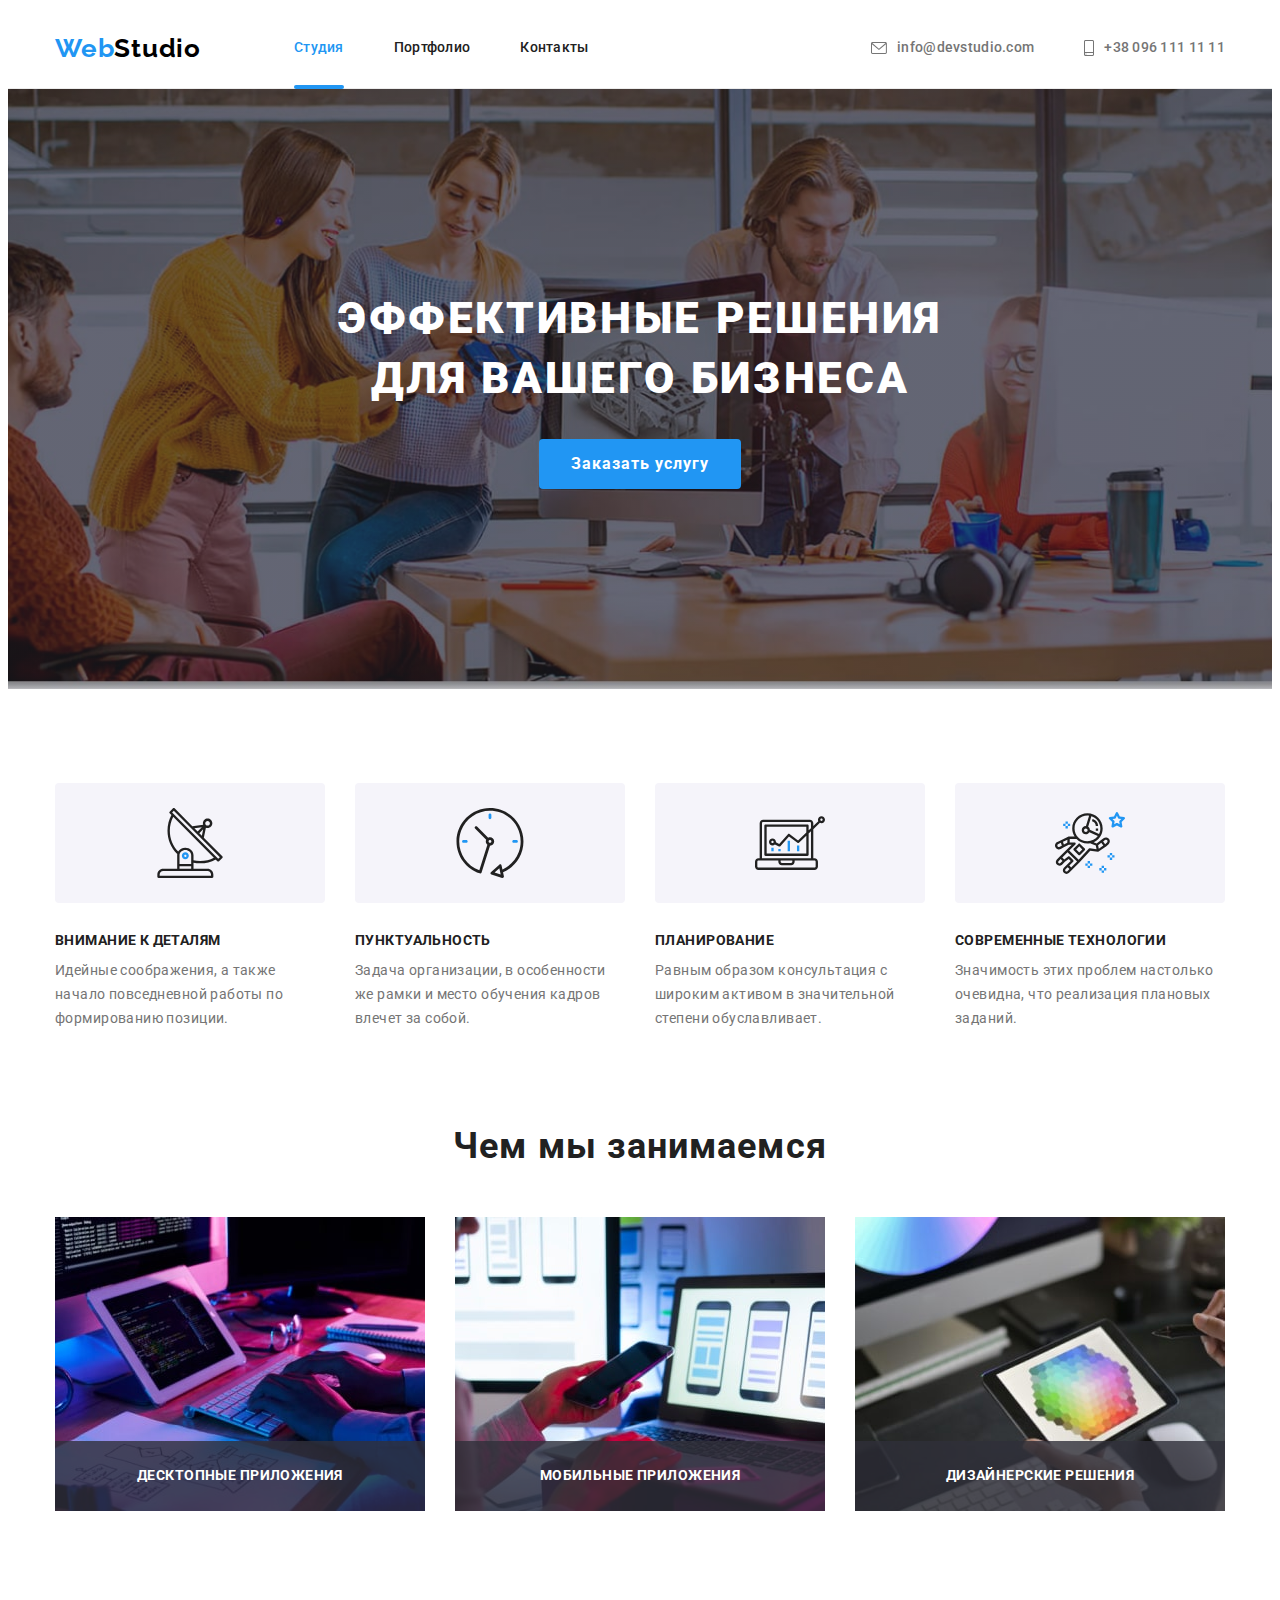
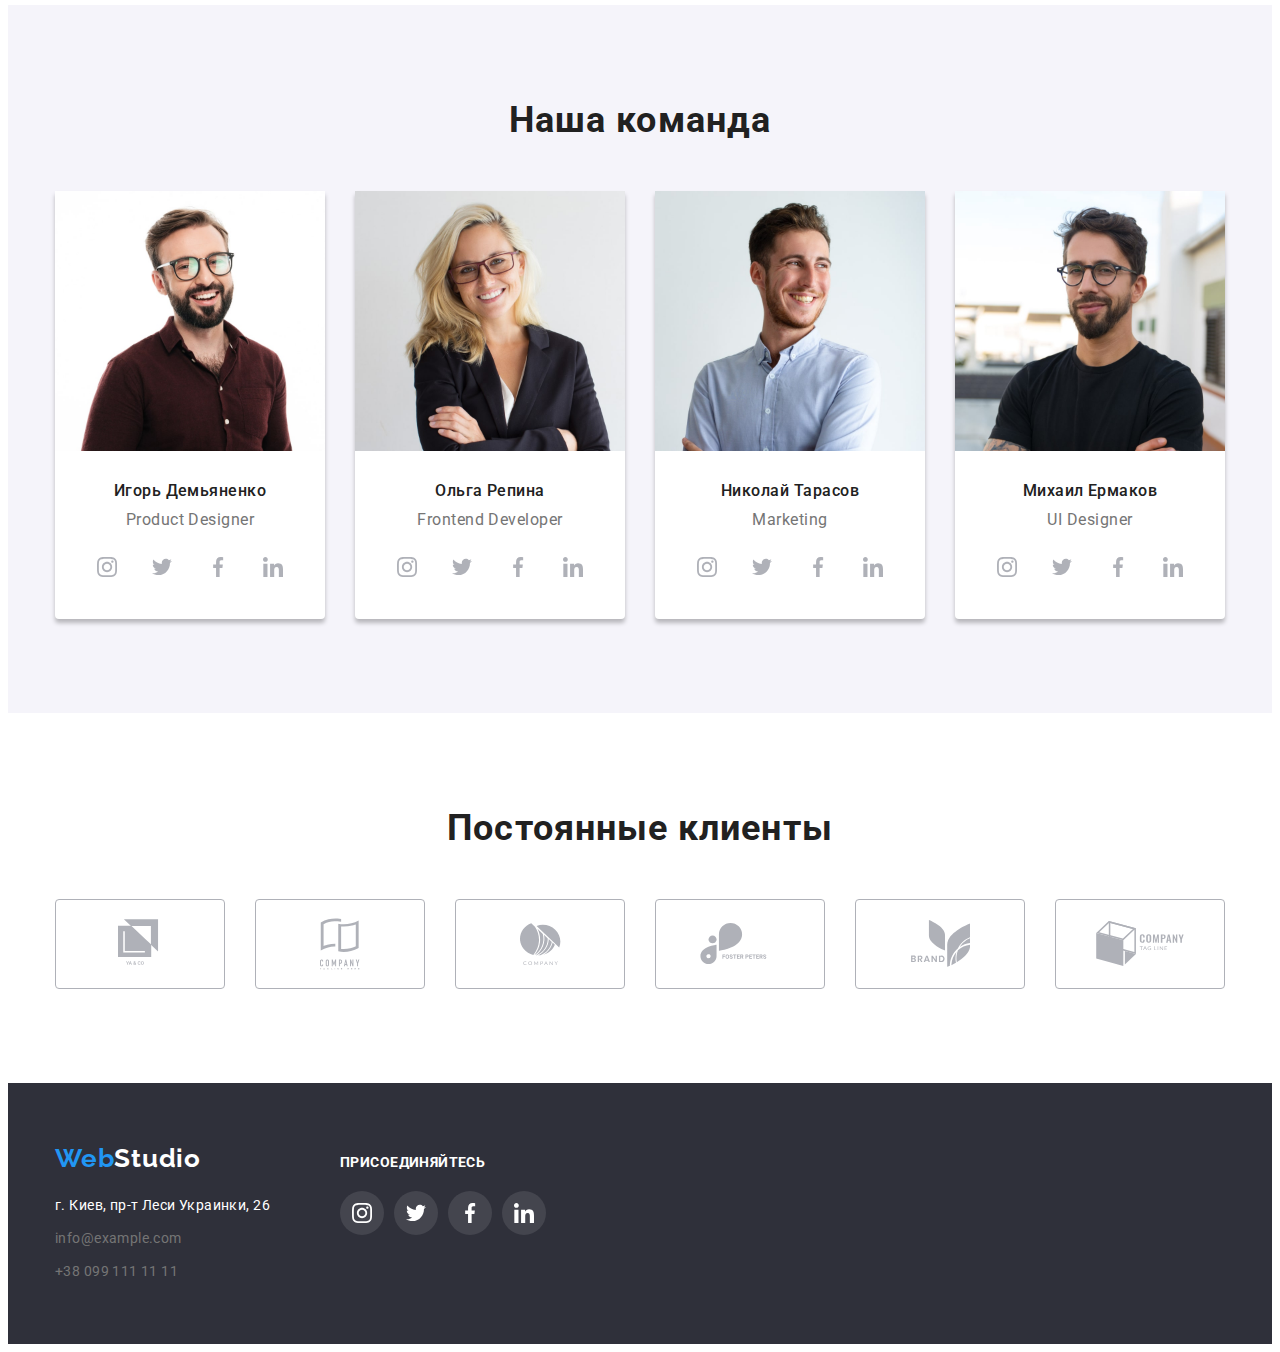
<file: index.html>
<!DOCTYPE html>
<html lang="ru">
    
<head>
    <meta charset="UTF-8">
    <meta name="viewport" content="width=device-width, initial-scale=1.0">
    <title>Студия</title>
    <link rel="preconnect" href="https://fonts.gstatic.com">
    <link href="https://fonts.googleapis.com/css2?family=Raleway:wght@700&family=Roboto:wght@400;500;700;900&display=swap"
        rel="stylesheet">
    <link rel="stylesheet" href="https://cdnjs.cloudflare.com/ajax/libs/modern-normalize/1.0.0/modern-normalize.min.css"
        integrity="sha512-ISS7cAi1PEhQ8jnbJpJZMd29NlhNj4AWYyLOSp2CE/CsHxTCu+r+t0D2yoJudVrd0/8fTVPUVDzY5Tvli75u/g=="
        crossorigin="anonymous" />
    <link rel="preconnect" href="https://fonts.gstatic.com">
    <link rel="stylesheet" href="./css/styles.css">
</head>
<body>
    <!-- Шапка сайта -->
<header class="page-header">
    <div class="container">
            <nav class="menu">
                <a  href="./index.html"><span class="logo">Web</span><span class="logo-dark">Studio</span></a>
                <ul class="site-nav">
                    <li class="item"> 
                        <a href="" class="current">Студия</a>
                    </li>
                    <li class="item"> 
                        <a href="./portfolio.html">Портфолио</a>
                    </li>
                    <li class="item"> 
                        <a href="">Контакты</a>
                    </li>
                </ul>
            </nav>
            <ul class="header-contacts">
                <li class="item">
                                <a href="mailto:info@devstudio.com" class="info">
                                    <svg width="16" height="12">
                                        <use href="./images/sprite.svg#icon-mail"></use>
                                    </svg>
                                    info@devstudio.com
                                </a>
                </li>
                <li class="item">
                                <a href="tel:+380961111111" class="info">
                                <svg width="10" height="16">
                                    <use href="./images/sprite.svg#icon-tel"></use>
                                </svg>
                                +38 096 111 11 11
                                </a>
                </li>
            </ul>
    </div>
</header>
   
    <!-- Основная часть -->
<main>
        <section class="hero">
            <div class="top">
                <h1 class="hero-title">Эффективные решения для вашего бизнеса</h1>
                <button type="button" class="button" data-modal-open>Заказать услугу</button>
            </div>
            <div class="backdrop is-hidden" data-modal>
                <div class="modal">
                <button type="button" class="close" data-modal-close>
                    <svg width="18" height="18">
                            <use href="./images/sprite.svg#icon-close" ></use>
                        </svg>
                </button>
                </div>
            </div>
        </section>   

        <section class="section">
            <div class="container">
            <h2 class="section-title visually-hidden">Oсобенности</h2>
                <ul class="feature-list">
                    <li class="item">
                        <div class="feature-icon">
                        <svg width="70" height="70">
                            <use href="./images/sprite.svg#icon-antenna" ></use>
                        </svg>
                        </div>
                        <h3 class="title">Внимание к деталям</h3>
                        <p class="text" >Идейные соображения, а также начало повседневной работы по формированию позиции.</p>
                    </li>
                    <li class="item">
                        <div class="feature-icon">
                        <svg width="70" height="70">
                            <use href="./images/sprite.svg#icon-clock"></use>
                        </svg>
                        </div>
                        <h3 class="title">Пунктуальность</h3>
                        <p class="text">Задача организации, в особенности же рамки и место обучения кадров влечет за собой.</p>
                    </li>
                    <li class="item">
                        <div class="feature-icon">
                        <svg width="70" height="70">
                            <use href="./images/sprite.svg#icon-diagram"></use>
                        </svg>
                        </div>
                        <h3 class="title">Планирование</h3>
                        <p class="text">Равным образом консультация с широким активом в значительной степени обуславливает.</p>
                    </li>
                    <li class="item">
                        <div class="feature-icon">
                        <svg width="70" height="70">
                            <use href="./images/sprite.svg#icon-astronaut"></use>
                        </svg>
                        </div>
                        <h3 class="title">Современные технологии</h3>
                        <p class="text">Значимость этих проблем настолько очевидна, что реализация плановых заданий.</p>
                    </li>
                </ul>
            </div>
        </section>

        <section class="section no-padding">
            <div class="container">
                <h2 class="section-title">Чем мы занимаемся</h2>
                <ul class="works">
                    <li class="item"> 
                        <img src="./images/box1.jpg" alt="1" width="370">
                        <div class="thumb">
                            <h3 class="works-title">десктопные приложения</h3>
                        </div>
                    </li>
                    <li class="item"> 
                        <img src="./images/box2.jpg" alt="2" width="370">
                        <div class="thumb">
                           <h3 class="works-title">мобильные приложения</h3> 
                        </div>
                    </li> 
                    <li class="item"> 
                        <img src="./images/box3.jpg" alt="3" width="370">
                        <div class="thumb">
                        <h3 class="works-title">дизайнерские решения</h3>
                        </div>
                    </li>
                </ul>
            </div>
        </section>
        
        <section class="section team">
            <div class="container">
                <h2 class="section-title">Наша команда</h2>
                <ul class="staff">
                    <li class="list"><img src="./images/team-card-1.jpg" alt="Product Designer" width="270" class="card">
                        <div class="position">
                                <h3 class="team-member">Игорь Демьяненко</h3>
                                <p class="profession-title">Product Designer</p>
                            <ul>
                                <li class="social"> 
                                    <a href="#" class="social-link" aria-label="инстаграм">
                                        <svg width="20" height="20">
                                            <use href="./images/sprite.svg#icon-instagram"></use>
                                        </svg>
                                    </a>
                                </li>
                                <li class="social">
                                    <a href="#" class="social-link" aria-label="твиттер">
                                        <svg width="20" height="20">
                                            <use href="./images/sprite.svg#icon-twitter"></use>
                                        </svg>
                                    </a>
                                </li>
                                <li class="social">
                                    <a href="#" class="social-link" aria-label="фейсбук">
                                        <svg width="20" height="20">
                                            <use href="./images/sprite.svg#icon-facebook"></use>
                                        </svg>
                                    </a>
                                </li>
                                <li class="social">
                                    <a href="#" class="social-link" aria-label="линкдин">
                                        <svg class width="20" height="20">
                                            <use href="./images/sprite.svg#icon-linkedin"></use>
                                        </svg>
                                    </a>
                                </li>
                            </ul>
                        </div>
                    </li>
                    <li class="list"><img src="./images/team-card-2.jpg" alt="Frontend Developer" width="270" class="card">
                        <div class="position">
                                <h3 class="team-member">Ольга Репина</h3>
                                <p class="profession-title">Frontend Developer</p>
                                <ul class="networks">
                                    <li class="social">
                                        <a href="#" class="social-link" aria-label="инстаграм">
                                            <svg width="20" height="20">
                                                <use href="./images/sprite.svg#icon-instagram"></use>
                                            </svg>
                                        </a>
                                    </li>
                                    <li class="social">
                                        <a href="#" class="social-link" aria-label="твиттер">
                                            <svg width="20" height="20">
                                                <use href="./images/sprite.svg#icon-twitter"></use>
                                            </svg>
                                        </a>
                                    </li>
                                    <li class="social">
                                        <a href="#" class="social-link" aria-label="фейсбук">
                                            <svg width="20" height="20">
                                                <use href="./images/sprite.svg#icon-facebook"></use>
                                            </svg>
                                        </a>
                                    </li>
                                    <li class="social">
                                        <a href="#" class="social-link" aria-label="линкдин">
                                            <svg class width="20" height="20">
                                                <use href="./images/sprite.svg#icon-linkedin"></use>
                                            </svg>
                                        </a>
                                    </li>
                                </ul>
                        </div>
                    </li>
                    <li class="list"><img src="./images/team-card-3.jpg" alt="Marketing" width="270" class="card">
                        <div class="position">
                                <h3 class="team-member">Николай Тарасов</h3> 
                                <p class="profession-title">Marketing</p>
                                <ul class="networks">
                                    <li class="social">
                                        <a href="#" class="social-link" aria-label="инстаграм">
                                            <svg width="20" height="20">
                                                <use href="./images/sprite.svg#icon-instagram"></use>
                                            </svg>
                                        </a>
                                    </li>
                                    <li class="social">
                                        <a href="#" class="social-link" aria-label="твиттер">
                                            <svg width="20" height="20">
                                                <use href="./images/sprite.svg#icon-twitter"></use>
                                            </svg>
                                        </a>
                                    </li>
                                    <li class="social">
                                        <a href="#" class="social-link" aria-label="фейсбук">
                                            <svg width="20" height="20">
                                                <use href="./images/sprite.svg#icon-facebook"></use>
                                            </svg>
                                        </a>
                                    </li>
                                    <li class="social">
                                        <a href="#" class="social-link" aria-label="линкдин">
                                            <svg class width="20" height="20">
                                                <use href="./images/sprite.svg#icon-linkedin"></use>
                                            </svg>
                                        </a>
                                    </li>
                                </ul>
                        </div>
                    </li>
                    <li class="list"><img src="./images/team-card-4.jpg" alt="UI Designer" width="270" class="card">
                        <div class="position">
                               <h3 class="team-member">Михаил Ермаков</h3>
                               <p class="profession-title">UI Designer</p>  
                            <ul class="networks">
                                <li class="social">
                                    <a href="#" class="social-link"  aria-label="инстаграм">
                                    <svg width="20" height="20">
                                        <use href="./images/sprite.svg#icon-instagram"></use>
                                    </svg>
                                    </a>
                                </li>
                                <li class="social">
                                    <a href="#" class="social-link" aria-label="твиттер">
                                    <svg width="20" height="20">
                                        <use href="./images/sprite.svg#icon-twitter"></use>
                                    </svg>
                                    </a>
                                </li>
                                <li class="social">
                                    <a href="#" class="social-link" aria-label="фейсбук">
                                    <svg width="20" height="20">
                                        <use href="./images/sprite.svg#icon-facebook"></use>
                                    </svg>
                                    </a>
                                </li>
                                <li class="social">
                                    <a href="#" class="social-link" aria-label="линкдин">
                                    <svg class width="20" height="20">
                                        <use href="./images/sprite.svg#icon-linkedin"></use>
                                    </svg>
                                    </a>
                                </li>
                            </ul>
                        </div>
                    </li>
                 </ul>
            </div>
        </section>

        <section class="section">
            <div class="container">
                <h2 class="section-title">Постоянные клиенты</h2>
                <ul class="clients-list">
                    <li class="clients">
                        <a href="#" class="logotype"  aria-label="client1">
                        <svg class="" width=44.27 height=49.23>
                            <use href="./images/sprite.svg#icon-logo-1"></use>
                        </svg>
                        </a>
                    </li>
                    <li class="clients">
                        <a href="#" class="logotype"  aria-label="client2">
                        <svg width=40 height=52>
                            <use href="./images/sprite.svg#icon-logo-2"></use>
                        </svg>
                        </a>
                    </li>
                    <li class="clients">
                        <a href="#" class="logotype"  aria-label="client3">
                        <svg width=41 height=42.6>
                            <use href="./images/sprite.svg#icon-logo-3"></use>
                        </svg>
                        </a>
                    </li>
                    <li class="clients">
                        <a href="#" class="logotype"  aria-label="client4">
                        <svg width=79.66 height=42.02>
                            <use href="./images/sprite.svg#icon-logo-4"></use>
                        </svg>
                        </a>
                    </li>
                    <li class="clients">
                        <a href="#" class="logotype"  aria-label="client5">
                        <svg width=59 height=47>
                            <use href="./images/sprite.svg#icon-logo-5"></use>
                        </svg>
                        </a>
                    </li>
                    <li class="clients">
                        <a href="#" class="logotype"  aria-label="client6">
                        <svg width=88.48 height=45.44>
                            <use href="./images/sprite.svg#icon-logo-6"></use>
                        </svg>
                        </a>
                    </li>
                </ul>
            </div>
        </section>
</main>
<!-- Подвал страницы -->
<footer class="footer">
    <div class="container">
        <div class="footer-left">
           <a href="./index.html"><span class="logo">Web</span><span class="logo-white">Studio</span></a>
           <address class="footer-address">г. Киев, пр-т Леси Украинки, 26</address>
           <ul class="footer-contacts"> 
               <li class="item"><a href="mailto:info@example.com">info@example.com</a></li>
               <li class="item"><a href="tel:+380991111111">+38 099 111 11 11</a></li>
           </ul>
        </div>
        
        <div class="footer-right">
            <section>
                    <h2 class="join-title">присоединяйтесь</h2>
                    <ul class="join">
                        <li class="social">
                            <a href="#" class="social-link" aria-label="инстаграм">
                                <svg width="20" height="20">
                                    <use href="./images/sprite.svg#icon-instagram" class="icon"></use>
                                </svg>
                            </a>
                        </li>
                        <li class="social">
                            <a href="#" class="social-link" aria-label="твиттер">
                                <svg width="20" height="20">
                                    <use href="./images/sprite.svg#icon-twitter" class="icon"></use>
                                </svg>
                            </a>
                        </li>
                        <li class="social">
                            <a href="#" class="social-link" aria-label="фейсбук">
                                <svg width="20" height="20">
                                    <use href="./images/sprite.svg#icon-facebook" class="icon"></use>
                                </svg>
                            </a>
                        </li>
                        <li class="social">
                            <a href="#" class="social-link" aria-label="линкдИн">
                                <svg class width="20" height="20">
                                    <use href="./images/sprite.svg#icon-linkedin" class="icon"></use>
                                </svg>
                            </a>
                        </li>
                    </ul>
            </section>
        </div>
    </div>
</footer>
<script src="./modal.js"></script>
</body>
</html>
</file>
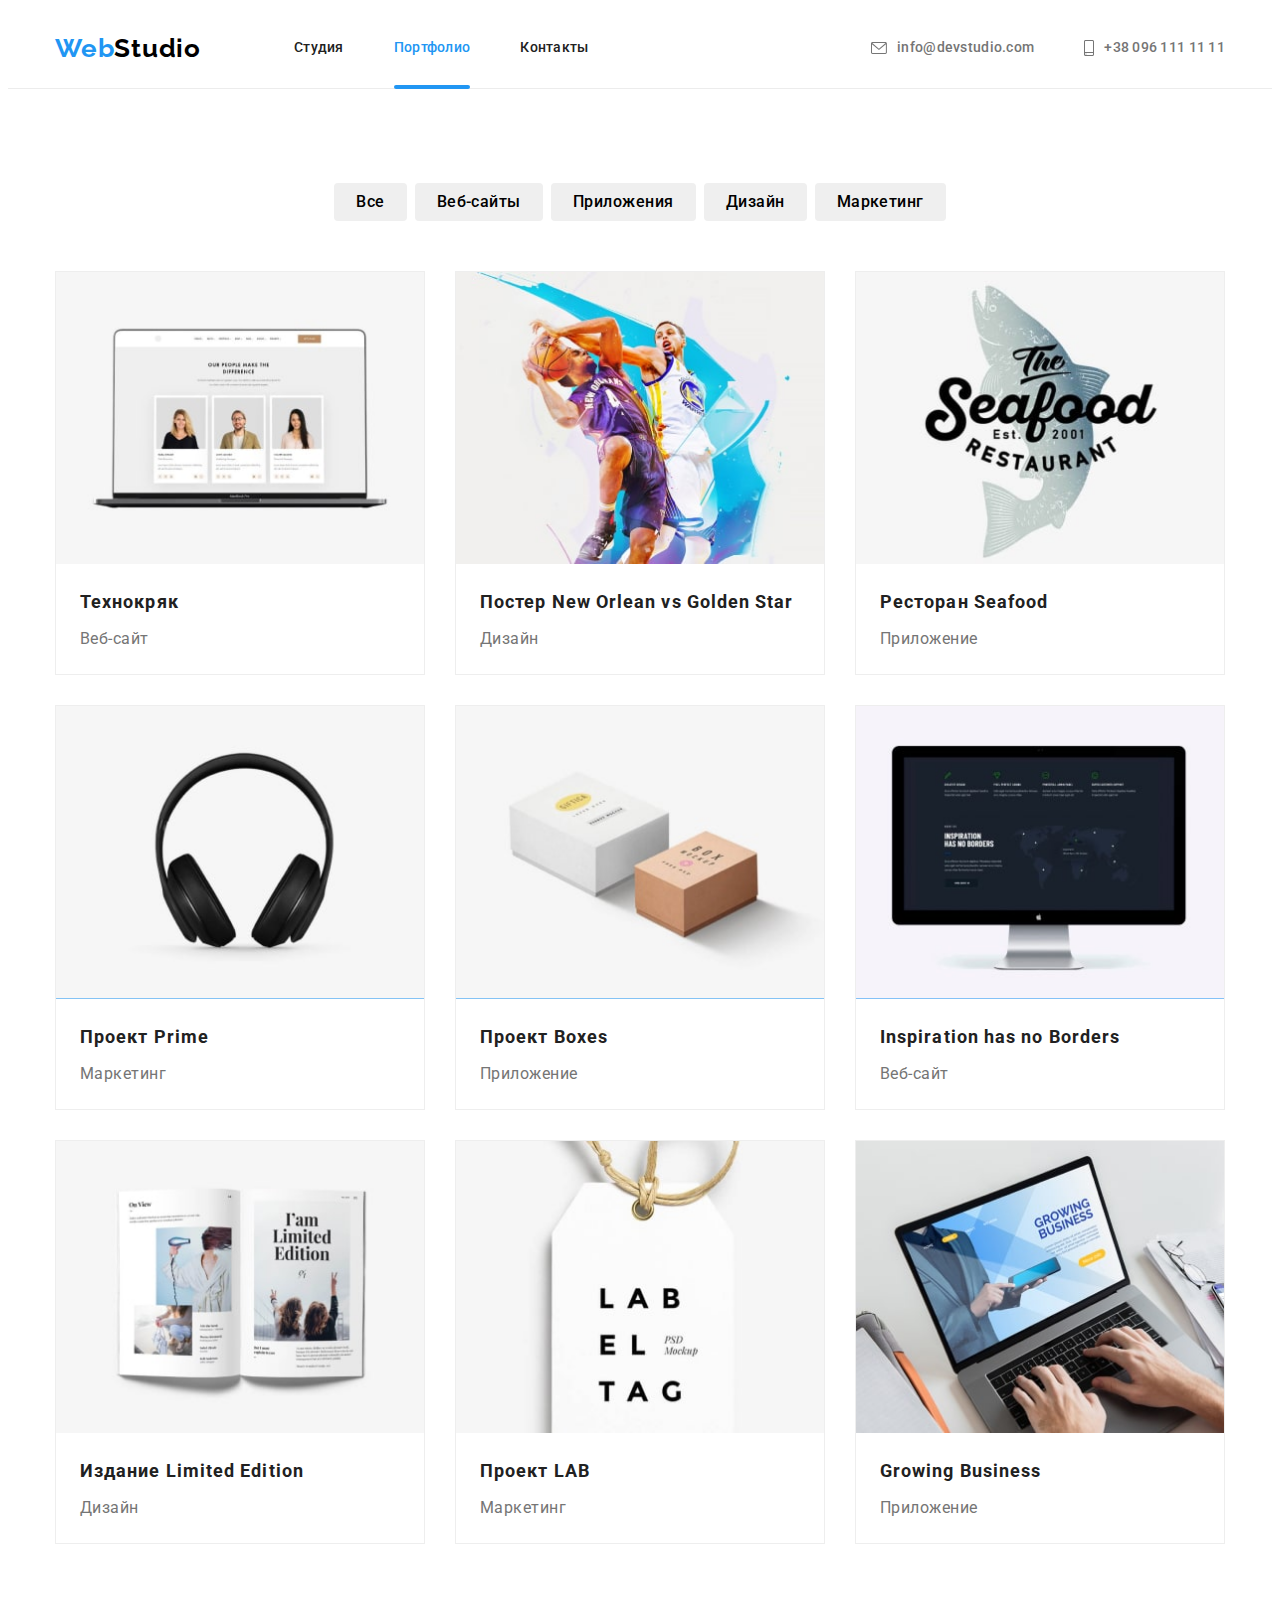
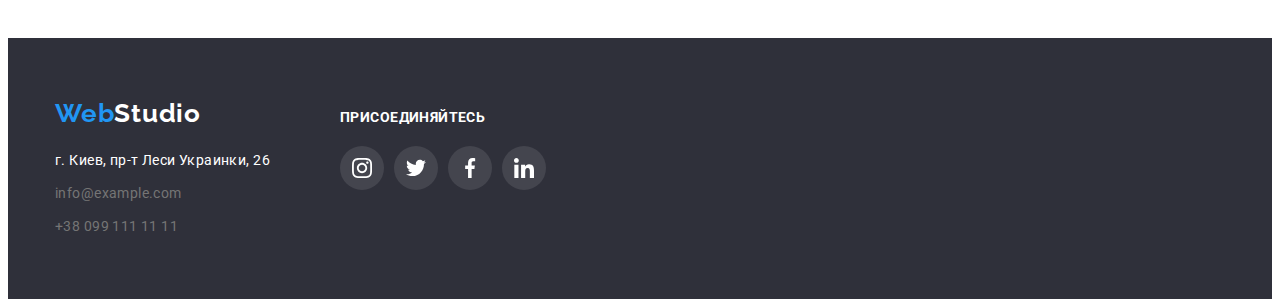
<file: portfolio.html>
<!DOCTYPE html>
<html lang="ru">

<head>
    <meta charset="UTF-8">
    <meta name="viewport" content="width=device-width, initial-scale=1.0">
    <title>Portfolio</title>
    <link rel="preconnect" href="https://fonts.gstatic.com">
    <link href="https://fonts.googleapis.com/css2?family=Raleway:wght@700&family=Roboto:wght@400;500;700;900&display=swap"
        rel="stylesheet">
    <link rel="stylesheet" 
    href="https://cdnjs.cloudflare.com/ajax/libs/modern-normalize/1.0.0/modern-normalize.min.css"
        integrity="sha512-ISS7cAi1PEhQ8jnbJpJZMd29NlhNj4AWYyLOSp2CE/CsHxTCu+r+t0D2yoJudVrd0/8fTVPUVDzY5Tvli75u/g=="
        crossorigin="anonymous" />
    <link rel="preconnect" href="https://fonts.gstatic.com">
    <link rel="stylesheet" href="./css/styles.css">
</head>

<body>
    <!-- Шапка сайта -->
    <header class="page-header">
      <div class="container">
        <nav class="menu">
            <a href="./index.html"> <span class="logo">Web</span><span class="logo-dark">Studio</span></a>
            <ul class="site-nav">
                <li class="item"> <a href="./index.html">Студия</a></li>
                <li class="item"> <a href="" class="current">Портфолио</a></li>
                <li class="item"> <a href="">Контакты</a></li>
            </ul>
        </nav>
        <ul class="header-contacts">
            <li class="item">
                <a href="mailto:info@devstudio.com" class="info">
                    <svg width="16" height="12">
                        <use href="./images/sprite.svg#icon-mail"></use>
                    </svg>
                    info@devstudio.com
                </a>
            </li>
            <li class="item">
                <a href="tel:+380961111111" class="info">
                    <svg width="10" height="16">
                        <use href="./images/sprite.svg#icon-tel"></use>
                    </svg>
                    +38 096 111 11 11
                </a>
            </li>
        </ul>
      </div>
    </header>
  <!-- Основная часть -->
<main>
    <section class="second-page">
        <div class="container">
            <h1 class="portfolio-title visually-hidden">Portfolio</h1>
            <ul class="portfolio">
                <li class="item"> <button type="button" class="button-passive">Все</button></li>
                <li class="item"> <button type="button" class="button-passive">Веб-сайты</button></li>
                <li class="item"> <button type="button" class="button-passive">Приложения</button></li>
                <li class="item"> <button type="button" class="button-passive">Дизайн</button></li>
                <li class="item"> <button type="button" class="button-passive">Маркетинг</button></li>
            </ul>
            <ul class="projects">
                <li class="item">
                    <a href="">
                        <div class="actions">
                                <img src="./images/project1.jpg" alt="Технокряк" width="370">
                                <p class="description">Технокряк это современная площадка распространения коронавируса. Компании используют эту платформу для цифрового шпионажа и атак на защищённые сервера конкурентов.</p>
                        </div>
                                    <div class="project-name">
                                <h2 class="project-title">Технокряк</h2>
                                <p class="project-text">Веб-сайт</p>     
                        </div>
                    </a>
                    
                </li>
                <li class="item">
                    <a href="">
                        <div class="actions">
                              <img src="./images/project2.jpg" alt="Постер" width="370">
                            <p class="description">Технокряк это современная площадка распространения коронавируса. Компании используют эту
                                платформу для цифрового шпионажа и атак на защищённые сервера конкурентов.</p>
                        </div>
                        <div class="project-name">
                              <h2 class="project-title">Постер New Orlean vs Golden Star</h2>
                              <p class="project-text">Дизайн</p>
                        </div>
                    </a>
                </li>
                <li class="item">
                    <a href="">
                        <div class="actions">
                              <img src="./images/project3.jpg" alt="Ресторан" width="370">
                            <p class="description">Технокряк это современная площадка распространения коронавируса. Компании используют эту
                                платформу для цифрового шпионажа и атак на защищённые сервера конкурентов.</p>
                        </div>
                        <div class="project-name">
                              <h2 class="project-title">Ресторан Seafood</h2>
                              <p class="project-text">Приложение</p>
                        </div>
                    </a>
                </li>
                <li class="item">
                    <a href="">
                        <div class="actions">
                              <img src="./images/project4.jpg" alt="Проект Prime" width="370">
                            <p class="description">Технокряк это современная площадка распространения коронавируса. Компании используют эту
                                платформу для цифрового шпионажа и атак на защищённые сервера конкурентов.</p>
                        </div>
                        <div class="project-name">
                              <h2 class="project-title">Проект Prime</h2>
                              <p class="project-text">Маркетинг</p>
                        </div>
                    </a>
                </li>
                <li class="item">
                    <a href="">
                        <div class="actions">
                              <img src="./images/project5.jpg" alt="Проект Boxes" width="370">
                            <p class="description">Технокряк это современная площадка распространения коронавируса. Компании используют эту
                                платформу для цифрового шпионажа и атак на защищённые сервера конкурентов.</p>
                        </div>
                        <div class="project-name">
                              <h2 class="project-title">Проект Boxes</h2>
                              <p class="project-text">Приложение</p>
                        </div>
                    </a>
                </li>
                <li class="item">
                    <a href="">
                        <div class="actions">
                              <img src="./images/project6.jpg" alt="inspiration" width="370">
                            <p class="description">Технокряк это современная площадка распространения коронавируса. Компании используют эту
                                платформу для цифрового шпионажа и атак на защищённые сервера конкурентов.</p>
                        </div>
                        <div class="project-name">
                              <h2 class="project-title">Inspiration has no Borders</h2>
                              <p class="project-text">Веб-сайт</p>
                        </div>
                    </a>
                </li>
                <li class="item">
                    <a href="">
                        <div class="actions">
                              <img src="./images/project7.jpg" alt="издание" width="370">
                            <p class="description">Технокряк это современная площадка распространения коронавируса. Компании используют эту
                                платформу для цифрового шпионажа и атак на защищённые сервера конкурентов.</p>
                        </div>
                        <div class="project-name">
                              <h2 class="project-title">Издание Limited Edition</h2>
                              <p class="project-text">Дизайн</p>
                        </div>
                    </a>
                </li>
                <li class="item">
                    <a href="">
                        <div class="actions">
                              <img src="./images/project8.jpg" alt="проект LAB" width="370">
                            <p class="description">Технокряк это современная площадка распространения коронавируса. Компании используют эту
                                платформу для цифрового шпионажа и атак на защищённые сервера конкурентов.</p>
                        </div>
                        <div class="project-name">
                              <h2 class="project-title">Проект LAB</h2>
                              <p class="project-text">Маркетинг</p>
                        </div>
                    </a>
                </li>
                <li class="item">
                    <a href="">
                        <div class="actions">
                               <img src="./images/project9.jpg" alt="Growing Business" width="370">
                              <p class="description">Технокряк это современная площадка распространения коронавируса. Компании используют эту платформу для цифрового шпионажа и атак на защищённые сервера конкурентов.</p>
                        </div>
                        <div class="project-name">
                               <h2 class="project-title">Growing Business</h2>
                               <p class="project-text">Приложение</p>
                        </div>
                    </a>
                </li>
            </ul>
        </div>
    </section>
</main>
    <!-- Подвал страницы -->
    <footer class="footer">
        <div class="container">
            <div class="footer-left">
                <a href="./index.html"><span class="logo">Web</span><span class="logo-white">Studio</span></a>
                <address class="footer-address">г. Киев, пр-т Леси Украинки, 26</address>
                <ul class="footer-contacts">
                    <li class="item"><a href="mailto:info@example.com">info@example.com</a></li>
                    <li class="item"><a href="tel:+380991111111">+38 099 111 11 11</a></li>
                </ul>
            </div>
    
            <div class="footer-right">
                <section>
                    <h2 class="join-title">присоединяйтесь</h2>
                    <ul class="join">
                        <li class="social">
                            <a href="#" class="social-link" aria-label="инстаграм">
                                <svg width="20" height="20">
                                    <use href="./images/sprite.svg#icon-instagram" class="icon"></use>
                                </svg>
                            </a>
                        </li>
                        <li class="social">
                            <a href="#" class="social-link" aria-label="твиттер">
                                <svg width="20" height="20">
                                    <use href="./images/sprite.svg#icon-twitter" class="icon"></use>
                                </svg>
                            </a>
                        </li>
                        <li class="social">
                            <a href="#" class="social-link" aria-label="фейсбук">
                                <svg width="20" height="20">
                                    <use href="./images/sprite.svg#icon-facebook" class="icon"></use>
                                </svg>
                            </a>
                        </li>
                        <li class="social">
                            <a href="#" class="social-link" aria-label="линкдин">
                                <svg class width="20" height="20">
                                    <use href="./images/sprite.svg#icon-linkedin" class="icon"></use>
                                </svg>
                            </a>
                        </li>
                    </ul>
                </section>
            </div>
        </div>
    </footer>
</body>

</html>
</file>
<file: css/styles.css>
/*Цвет основного текста 757575*/
/*Вторичный цвет текста 212121*/
/* белый цвет FFFFFF*/
/* черный цвет 000000*/
/* accent 2196F3*/
/*вторичный цвет фона 2F303A*/
:root {
  --main-text-color: #757575;
  --title-text-color: #212121;
  --accent-color: #2196f3;
  --light-color: #ffffff;
  --dark-color: #000000;
  --team-background-color: #f5f4fa;
  --footer-background-color: #2f303a;
  --button-background-color: #f5f4fa;
  --hero-background-color: #2f303a;
  --icon-color: #afb1b8;
  --background-icon: rgba(255, 255, 255, 0.1);
  --backdrop-bg-color: rgba(0, 0, 0, 0.2);
}

html {
  box-sizing: border-box;
}

*,
*::before,
*::after {
  box-sizing: inherit;
}

body {
  color: var(--main-text-color);
  background-color: var(--light-color);
  font-family: Roboto, sans-serif;
}

ul {
  list-style: none;
  margin: 0;
  padding: 0;
}

a {
  display: block;
  text-decoration: none;
  margin: 0;
  padding: 0;
}

img {
  display: block;
  max-width: 100%;
  height: auto;
}

.container {
  margin-left: auto;
  margin-right: auto;
  width: 1170px;
}

/*logo*/

.logo,
.logo-dark,
.logo-white {
  font-family: Raleway;
  font-weight: 700;
  font-size: 26px;
  line-height: 1.19;
  letter-spacing: 0.03em;
}

.logo {
  color: var(--accent-color);
}

.logo-dark {
  color: var(--dark-color);
}

/*header*/
.page-header {
  border-bottom: 1px solid #ececec;
}

.page-header .container {
  display: flex;
  align-items: center;
}

/*menu*/

.container .menu {
  display: flex;
  align-items: center;
}

/*.site-nav*/

.site-nav {
  display: flex;
  margin-left: 93px;
}

.site-nav .item + .item {
  margin-left: 50px;
}

.site-nav a,
.site-nav a:hover,
.site-nav a:focus,
.site-nav a.current {
  display: block;
  padding-top: 32px;
  padding-bottom: 32px;

  font-family: Roboto;
  font-weight: 500;
  font-size: 14px;
  line-height: 1.14;
  letter-spacing: 0.02em;
}

.site-nav a {
  color: var(--title-text-color);
  transition-property: color;
  transition-duration: 250ms;
  transition-timing-function: cubic-bezier(0.4, 0, 0.2, 1);
}

.site-nav a.current {
  position: relative;
}

.site-nav a.current::after {
  content: '';
  position: absolute;
  left: 0;
  bottom: -1px;
  display: block;
  width: 100%;
  height: 4px;
  border-radius: 2px;
  background-color: var(--accent-color);
}

.site-nav a:hover,
.site-nav a:focus,
.site-nav a.current {
  color: var(--accent-color);
}

/*header-contacts*/

.header-contacts {
  display: flex;
  margin-left: auto;
  align-items: center;
}
.header-contacts svg {
  margin-right: 10px;
}

.info {
  display: flex;
  align-items: center;
  fill: var(--main-text-color);
}

.info:hover,
.info:focus {
  fill: var(--accent-color);
}

.header-contacts .item + .item {
  margin-left: 50px;
}

.header-contacts a,
.header-contacts a:hover,
.contacts a:focus {
  padding-top: 32px;
  padding-bottom: 32px;

  font-family: Roboto;
  font-weight: 500;
  font-size: 14px;
  line-height: 1.14;
  letter-spacing: 0.02em;
}

.header-contacts a {
  color: var(--main-text-color);
  transition-property: color, fill;
  transition-duration: 250ms;
  transition-timing-function: cubic-bezier(0.4, 0, 0.2, 1);
}

.header-contacts a:hover,
.header-contacts a:focus {
  color: var(--accent-color);
}

/* hero*/

.hero {
  max-width: 1600px;
  margin-left: auto;
  margin-right: auto;
  background-size: cover;
  background-repeat: no-repeat;
  background-position: center;
  background-color: var(--hero-background-color);
  background-image: linear-gradient(
      rgba(47, 48, 58, 0.4),
      rgba(47, 48, 58, 0.4)
    ),
    url('../css/img-hero-min.jpg');
}

.top {
  width: 696px;
  text-align: center;
  margin-left: auto;
  margin-right: auto;
  padding-top: 200px;
  padding-bottom: 200px;
}

.hero-title {
  margin-top: 0;
  margin-bottom: 30px;
  color: var(--light-color);
  font-family: Roboto;
  font-weight: 900;
  font-size: 44px;
  line-height: 1.36;
  letter-spacing: 0.06em;
  text-transform: uppercase;
}

.backdrop {
  position: fixed;
  top: 0;
  left: 0;
  width: 100%;
  height: 100%;
  background-color: var(--backdrop-bg-color);
  opacity: 1;
  transition-property: opacity;
  transition-duration: 250ms;
  transition-timing-function: cubic-bezier(0.4, 0, 0.2, 1);
}

.backdrop.is-hidden {
  visibility: hidden;
  opacity: 0;
  pointer-events: none;
}

.backdrop .is-hidden .modal {
  transform: translate(-50%, -50%) scale(0.7);
}

.modal {
  position: absolute;
  top: 50%;
  left: 50%;

  transform: translate(-50%, -50%) scale(1);
  transition-property: transform;
  transition-duration: 250ms;
  transition-timing-function: cubic-bezier(0.4, 0, 0.2, 1);

  min-width: 528px;
  min-height: 581px;
  background-color: var(--light-color);
  border-radius: 4px;
  box-shadow: 0px 1px 3px rgba(0, 0, 0, 0.12), 0px 1px 1px rgba(0, 0, 0, 0.14),
    0px 2px 1px rgba(0, 0, 0, 0.2);
}

.close {
  position: absolute;
  top: 8px;
  right: 8px;
  width: 30px;
  height: 30px;
  display: flex;
  justify-content: center;
  align-items: center;
  border-radius: 50%;
  padding: 0;
  border: 1px solid rgba(0, 0, 0, 0.1);
  background-color: var(--light-color);
}

/*section*/

.section {
  padding-top: 94px;
  padding-bottom: 94px;
}

.no-padding {
  padding-top: 0;
  padding-bottom: 94px;
}

.section-title {
  margin-top: 0;
  margin-bottom: 50px;

  color: var(--title-text-color);
  font-family: Roboto;
  font-weight: 700;
  font-size: 36px;
  line-height: 1.17;
  text-align: center;
  letter-spacing: 0.03em;
}

.visually-hidden {
  position: absolute;
  clip: rect(0 0 0 0);
  width: 1px;
  height: 1px;
  margin: -1px;
}

/*Features*/

.feature-list {
  display: flex;
}

.feature-list .item {
  width: 270px;
  align-items: center;
}

.feature-list .item + .item {
  margin-left: 30px;
}

.feature-icon {
  display: flex;
  margin-bottom: 30px;
  width: 270px;
  height: 120px;
  justify-content: center;
  align-items: center;
  border-radius: 4px;
  background-color: var(--button-background-color);
}

.feature-list .title {
  margin-top: 0;
  margin-bottom: 10px;
  color: var(--title-text-color);
  font-family: Roboto;
  font-weight: 700;
  font-size: 14px;
  line-height: 1.14;
  letter-spacing: 0.03em;
  text-transform: uppercase;
}
.feature-list .text {
  margin-top: 0;
  margin-bottom: 0;
  font-size: 14px;
  line-height: 1.71;
  letter-spacing: 0.03em;
}

/*works*/

.section .works {
  display: flex;
}

.works .item {
  display: block;
}

.works .item + .item {
  margin-left: 30px;
}

.works .item {
  position: relative;
}

.thumb {
  position: absolute;
  left: 0;
  bottom: 0;
  width: 100%;
  height: 70px;
  background-color: rgba(47, 48, 58, 0.8);
}

.thumb .works-title {
  margin-top: 0;
  margin-bottom: 0;
  padding: 27px;
  font-family: Roboto;
  font-weight: bold;
  font-size: 14px;
  line-height: 1.14;
  text-align: center;
  letter-spacing: 0.03em;
  text-transform: uppercase;
  color: var(--light-color);
}

/*team*/

.section .staff {
  display: flex;
}

.staff .list + .list {
  margin-left: 30px;
}

.list {
  width: 270px;
  text-align: center;
  border-top-left-radius: 0px;
  border-top-right-radius: 0px;
  border-bottom-right-radius: 4px;
  border-bottom-left-radius: 4px;
  box-shadow: 0px 4px 4px rgba(0, 0, 0, 0.25);
  background-color: var(--light-color);
}

.team {
  background-color: var(--team-background-color);
}

/*button*/
.button {
  display: inline-block;
  border-radius: 4px;
  padding: 10px 32px;
  min-width: 200px;
  border: 1px transparent;
  cursor: pointer;
  color: var(--light-color);
  background-color: var(--accent-color);
  font-family: Roboto;
  font-weight: bold;
  font-size: 16px;
  line-height: 1.88;
  align-items: center;
  letter-spacing: 0.06em;
}

/*our team*/

.position {
  padding: 30px 30px;
}

section .team-member {
  margin-top: 0;
  margin-bottom: 10px;
  color: var(--title-text-color);
  font-family: Roboto;
  font-weight: 500;
  font-size: 16px;
  line-height: 1.19;
  letter-spacing: 0.03em;
}

.profession-title {
  margin-top: 0;
  margin-bottom: 0;
  color: var(--main-text-color);
  font-family: Roboto;
  font-weight: 400;
  font-size: 16px;
  line-height: 19px;
  letter-spacing: 0.03em;
}

.staff ul {
  display: flex;
  margin-top: 16px;
  justify-content: space-between;
}

.social {
  display: flex;
  width: 44px;
  height: 44px;
}
.social-link {
  display: flex;
  width: 100%;
  height: 100%;
  border-radius: 50%;
  align-items: center;
  justify-content: center;
  fill: var(--icon-color);
  background-color: var(--light-color);
  transition-property: background-color, fill;
  transition-duration: 250ms;
  transition-timing-function: cubic-bezier(0.4, 0, 0.2, 1);
}

.staff .social-link:hover,
.staff .social-link:focus {
  background-color: var(--accent-color);
  fill: var(--light-color);
}

/*clients*/

section .clients-list {
  display: flex;
}

.clients {
  display: flex;
  width: 170px;
  height: 90px;
}

.logotype {
  display: flex;
  width: 100%;
  height: 100%;
  border-radius: 4px;
  border: 1px solid var(--icon-color);
  align-items: center;
  justify-content: center;
  fill: var(--icon-color);
  transition-property: border-color, fill;
  transition-duration: 250ms;
  transition-timing-function: cubic-bezier(0.4, 0, 0.2, 1);
}

.logotype:hover,
.logotype:focus {
  border: 1px solid var(--accent-color);
  fill: var(--accent-color);
}

.clients-list .clients + .clients {
  margin-left: 30px;
}

/*footer*/

.footer {
  background-color: var(--footer-background-color);
}

.footer .container {
  display: flex;
  align-items: baseline;
  padding-top: 60px;
  padding-bottom: 60px;
}

.footer-left {
  display: flex;
  flex-direction: column;
}

.footer-right {
  display: flex;
  width: 206px;
  height: 80px;
  margin-left: 70px;
}

.logo-white {
  color: var(--light-color);
}

.footer-address {
  margin-top: 20px;
  color: var(--light-color);
  font-family: Roboto;
  font-style: normal;
  font-weight: normal;
  font-size: 14px;
  line-height: 1.71;
  letter-spacing: 0.03em;
}

.container .footer-contacts {
  margin-top: 9px;
  margin-bottom: 0;
}

.footer-contacts .item + .item {
  margin-top: 9px;
}

.footer-contacts a,
.footer-contacts a:hover,
.footer-contacts:focus {
  font-family: Roboto;
  font-style: normal;
  font-weight: normal;
  font-size: 14px;
  line-height: 1.71;
  letter-spacing: 0.03em;
}

.footer-contacts a {
  color: var(--main-text-color);
}

.footer-contacts a:hover,
.footer-contacts a:focus {
  color: var(--accent-color);
}

.join-title {
  color: var(--light-color);
  margin-top: 0;
  margin-left: 0;
  margin-right: 0;
  margin-bottom: 20px;

  font-family: Roboto;
  font-style: normal;
  font-weight: bold;
  font-size: 14px;
  line-height: 1.14;
  letter-spacing: 0.03em;
  text-transform: uppercase;
}

.join {
  display: flex;
  width: 206px;
  justify-content: space-between;
}

.join .social-link {
  fill: var(--light-color);
  background-color: var(--background-icon);
}

.join .social-link:hover,
.join .social-link:focus {
  fill: var(--light-color);
  background-color: var(--accent-color);
}

/*portfolio*/

.second-page {
  padding-top: 94px;
  padding-bottom: 94px;
}

.portfolio {
  display: flex;
  margin-bottom: 50px;
  justify-content: center;
}

.portfolio .item + .item {
  margin-left: 8px;
}

.portfolio-title {
  margin: 0;
  padding: 0;
}

/*portfolio buttons*/

.button-passive,
.button-passive:hover,
.button-passive:focus {
  display: inline-block;
  padding: 6px 22px;
  border-radius: 4px;
  border: 1px transparent;

  cursor: pointer;
  font-family: Roboto;
  font-weight: 500;
  font-size: 16px;
  line-height: 1.62;
  text-align: center;
  letter-spacing: 0.03em;
}

.button-passive {
  transition-property: box-shadow;
  transition-duration: 250ms;
  transition-timing-function: cubic-bezier(0.4, 0, 0.2, 1);
}

.button-passive:hover,
.button-passive:focus {
  color: var(--light-color);
  background-color: var(--accent-color);
  box-shadow: 0px 4px 4px rgba(0, 0, 0, 0.25);
}

/*projects*/

.projects {
  display: flex;
  flex-wrap: wrap;
}

.projects .item {
  width: 370px;
  border: 1px solid #eeeeee;
  background-color: var(--light-color);
}

.projects a {
  transition-property: border, box-shadow;
  transition-duration: 250ms;
  transition-timing-function: cubic-bezier(0.4, 0, 0.2, 1);
}

.projects a:hover,
.projects a:focus {
  display: block;
  box-shadow: 0px 4px 4px rgba(0, 0, 0, 0.25);
}

.projects .item:not(:nth-child(3n)) {
  margin-right: 30px;
}

.projects .item:not(:nth-last-child(-n + 3)) {
  margin-bottom: 30px;
}

.project-name {
  padding: 20px 24px 20px 24px;
}

.project-title {
  margin-top: 0;
  margin-bottom: 4px;
  color: var(--title-text-color);
  font-family: Roboto;
  font-weight: 700;
  font-size: 18px;
  line-height: 2;
  letter-spacing: 0.06em;
}

.project-text {
  margin-top: 0;
  margin-bottom: 0;
  color: var(--main-text-color);
  font-family: Roboto;
  font-size: 16px;
  line-height: 1.88;
  letter-spacing: 0.03em;
}

.item a:hover .description,
.item a:focus .description {
  transform: translateY(0);
}

.actions {
  position: relative;
  overflow: hidden;
}

.description {
  display: block;
  position: absolute;
  top: 0;
  left: 0;
  margin-top: 0;
  margin-bottom: 0;
  padding: 63px 24px 63px 24px;
  width: 100%;
  height: 100%;
  font-family: Roboto;
  font-size: 18px;
  line-height: 1.56;
  letter-spacing: 0.03em;
  color: var(--light-color);
  background-color: rgba(33, 150, 243, 0.9);
  transform: translateY(100%);
  transition: transform 250ms cubic-bezier(0.4, 0, 0.2, 1);
}
</file>
